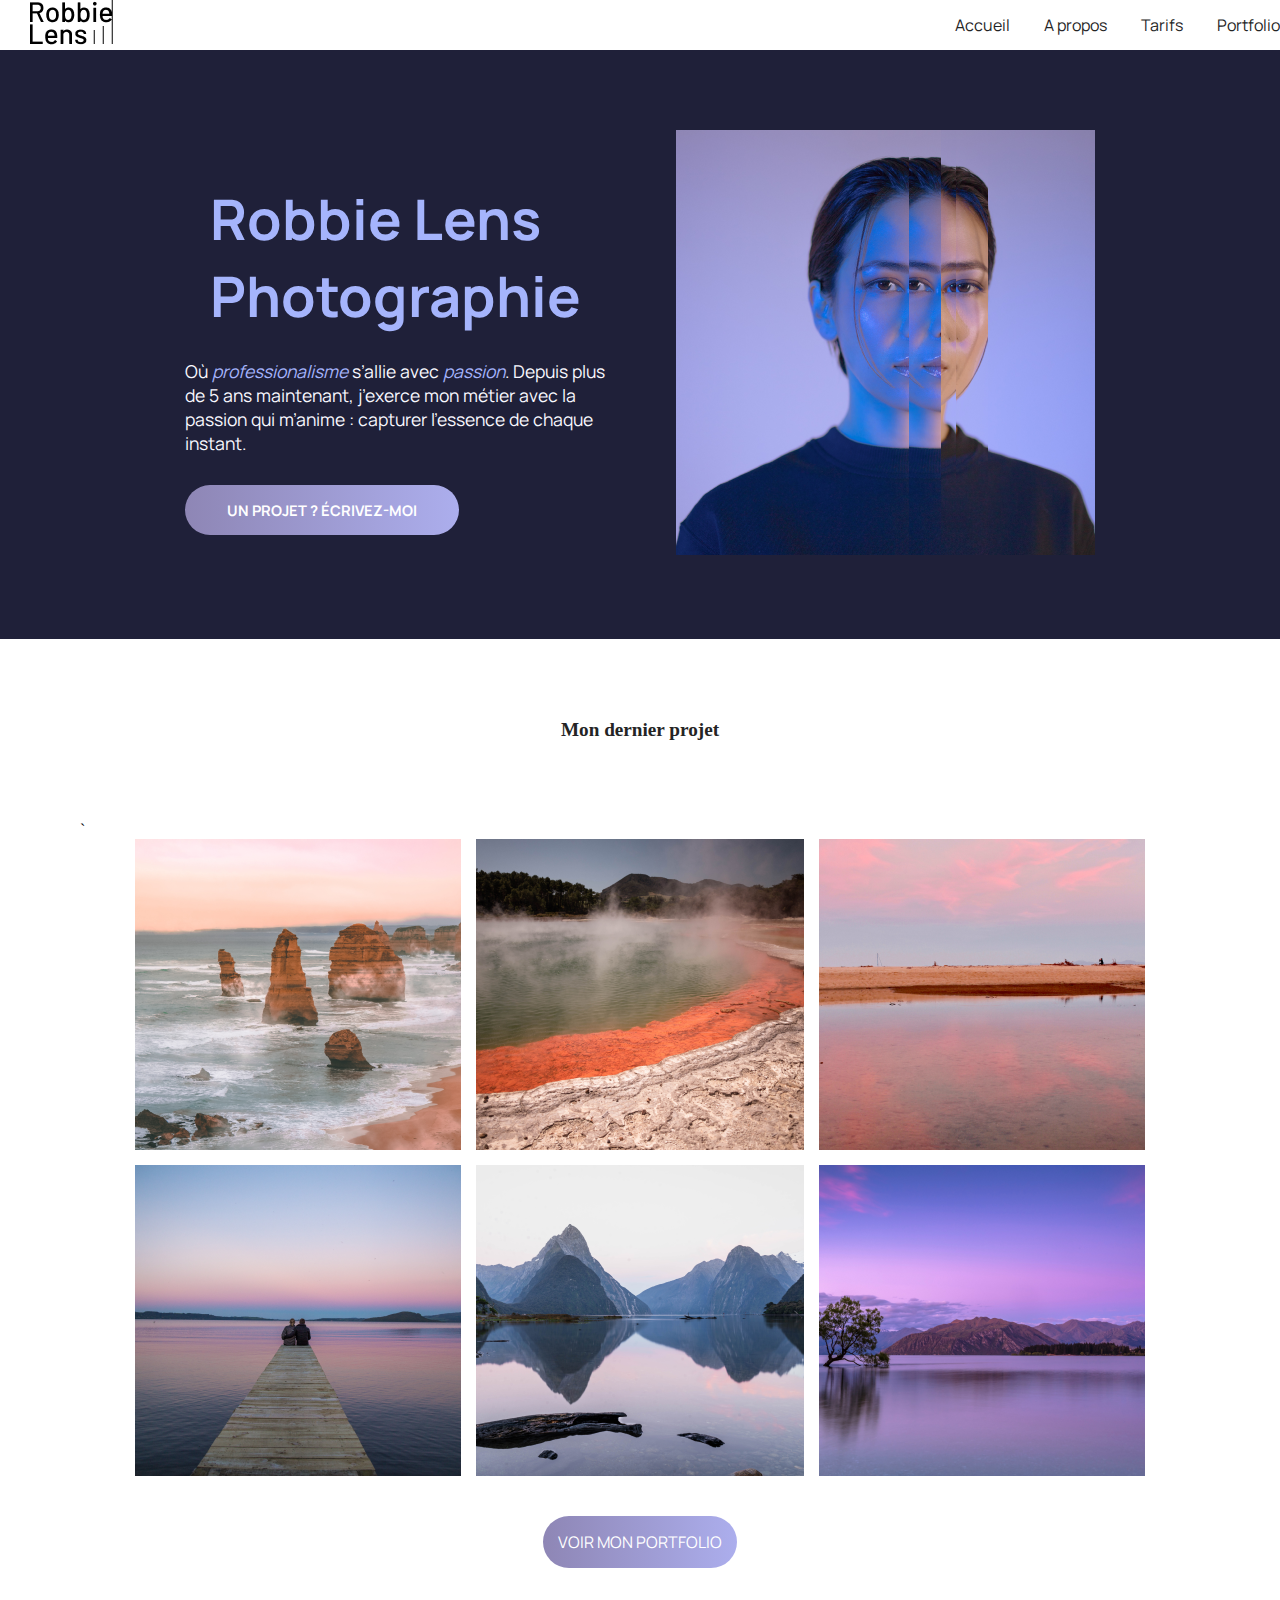
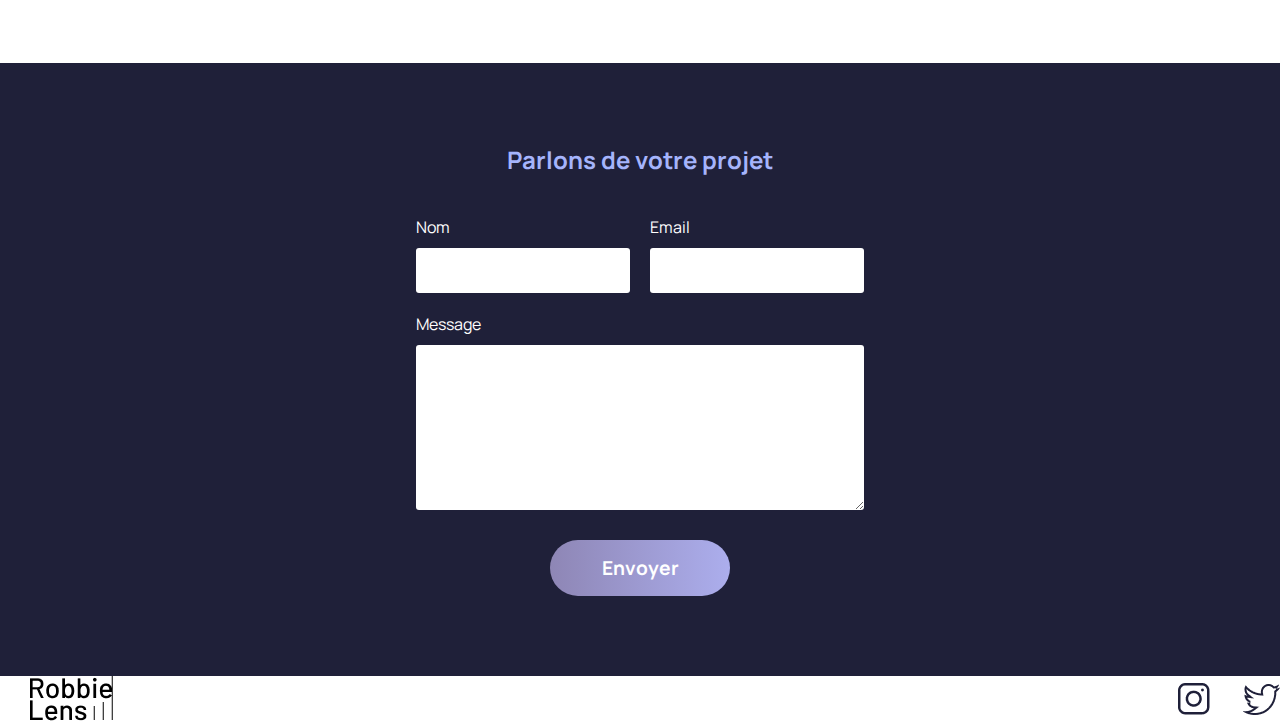
<file: index.html>
<!DOCTYPE html>
<html lang="fr">
    <head>
        <meta charset="utf-8">
        <title>Accueil – Robbie Lens Photographie</title>
        <link href="style/style.css" rel="stylesheet">
        <link href="style/index.css" rel="stylesheet">
        <link href="style/tarifs.css" rel="stylesheet">
        <link rel="preconnect" href="https://fonts.googleapis.com">
        <link rel="preconnect" href="https://fonts.gstatic.com" crossorigin>
        <link href="https://fonts.googleapis.com/css2?family=Montserrat:ital,wght@0,100..900;1,100..900&display=swap" rel="stylesheet">
        <link href="https://fonts.googleapis.com/css2?family=Manrope:wght@200..800&family=Montserrat:ital,wght@0,100..900;1,100..900&display=swap" rel="stylesheet">
        <meta name="viewport" content="width=device-width, initial-scale=1.0">
    </head>
    <body>
        <header>
            <nav>
                <div class="logo">
                    <a href="index.html"><img src="images/logo.png" alt="logo"></a>
                </div>
                <div class="lien_navigation">
                    <a href="index.html">Accueil</a>
                    <a href="a-propos.html">A propos</a>
                    <a href="tarifs.html">Tarifs</a>
                    <a href="portfolio.html">Portfolio</a>
                </div>
            </nav>
        </header>
        
        <main>
            <section class="section1_accueil">
                <div class="para_bouton">
                    <h1>Robbie Lens Photographie</h1>

                    <p>Où <em>professionalisme</em> s’allie avec <em>passion</em>. Depuis plus de 5 ans maintenant, j’exerce mon métier avec la passion
                    qui m’anime : capturer l’essence de chaque instant.</p>

                    <div>
                        <button class="bouton-ecrivezmoi"><a href="#formulaire">UN PROJET ? ÉCRIVEZ-MOI</a></button>
                    </div>
                </div>
                <div class="image_robbie">
                    <img src="images/robbie-lens.png" alt="image de Robbie Lens">
                </div>
            </section>

            <section class="accueil-photos">
                <h2>Mon dernier projet</h2>`
                <div>
                    <img src="images/accueil/element-1.png" alt="Twelve apostles - Australie" >
                    <img src="images/accueil/element-2.png" alt="Wai-O-Tapu - Nouvelle-Zélande" >
                    <img src="images/accueil/element-3.png" alt="Parc National d’Abel Tasman - Nouvelle-Zélande" >
                </div>
                <div>
                    <img src="images/accueil/element-4.png" alt="Lac Rotorua - Nouvelle-Zélande" >
                    <img src="images/accueil/element-5.png" alt="Milford Sound - Nouvelle-Zélande" >
                    <img src="images/accueil/element-6.png" alt="Lac Wanaka - Nouvelle-Zélande" >
                </div>
                <div class="bouton-portfolio">
                    <button class="fond_lien"><a href="portfolio.html">VOIR MON PORTFOLIO</a></button>
                 </div>
            </section>
                

            <section class="section-contact">
                <h2>Parlons de votre projet</h2>
                <form method="get" action="" id="formulaire">
                    <div class="form-nom-email">
                        <div class="form-column">
                            <label for="nom">Nom</label>
                            <input type="text" name="nom" id="nom">
                        </div>
                        <div class="form-column">
                            <label for="email">Email</label>
                            <input type="email" name="email" id="email">
                        </div>
                    </div>
                    <label for="message">Message</label>
                    <textarea name="message" id="message" rows="9"></textarea>
                    <input type="submit" value="Envoyer">
                </form>
            </section>

        </main>
        
        <footer>

                <a href="index.html"><img src="images/logo.png" alt="logo"></a>
                <div>
                    <a href="https://www.instagram.com/" target="_blank">
                        <img src="images/instagram.png" alt="Instagram">
                    </a>
                    <a target="_blank" href="https://twitter.com/">
                        <img src="images/twitter.png" alt="Logo Twitter" >
                    </a>
                </div>
        </footer>
        
    
    </body>
</html>
</file>
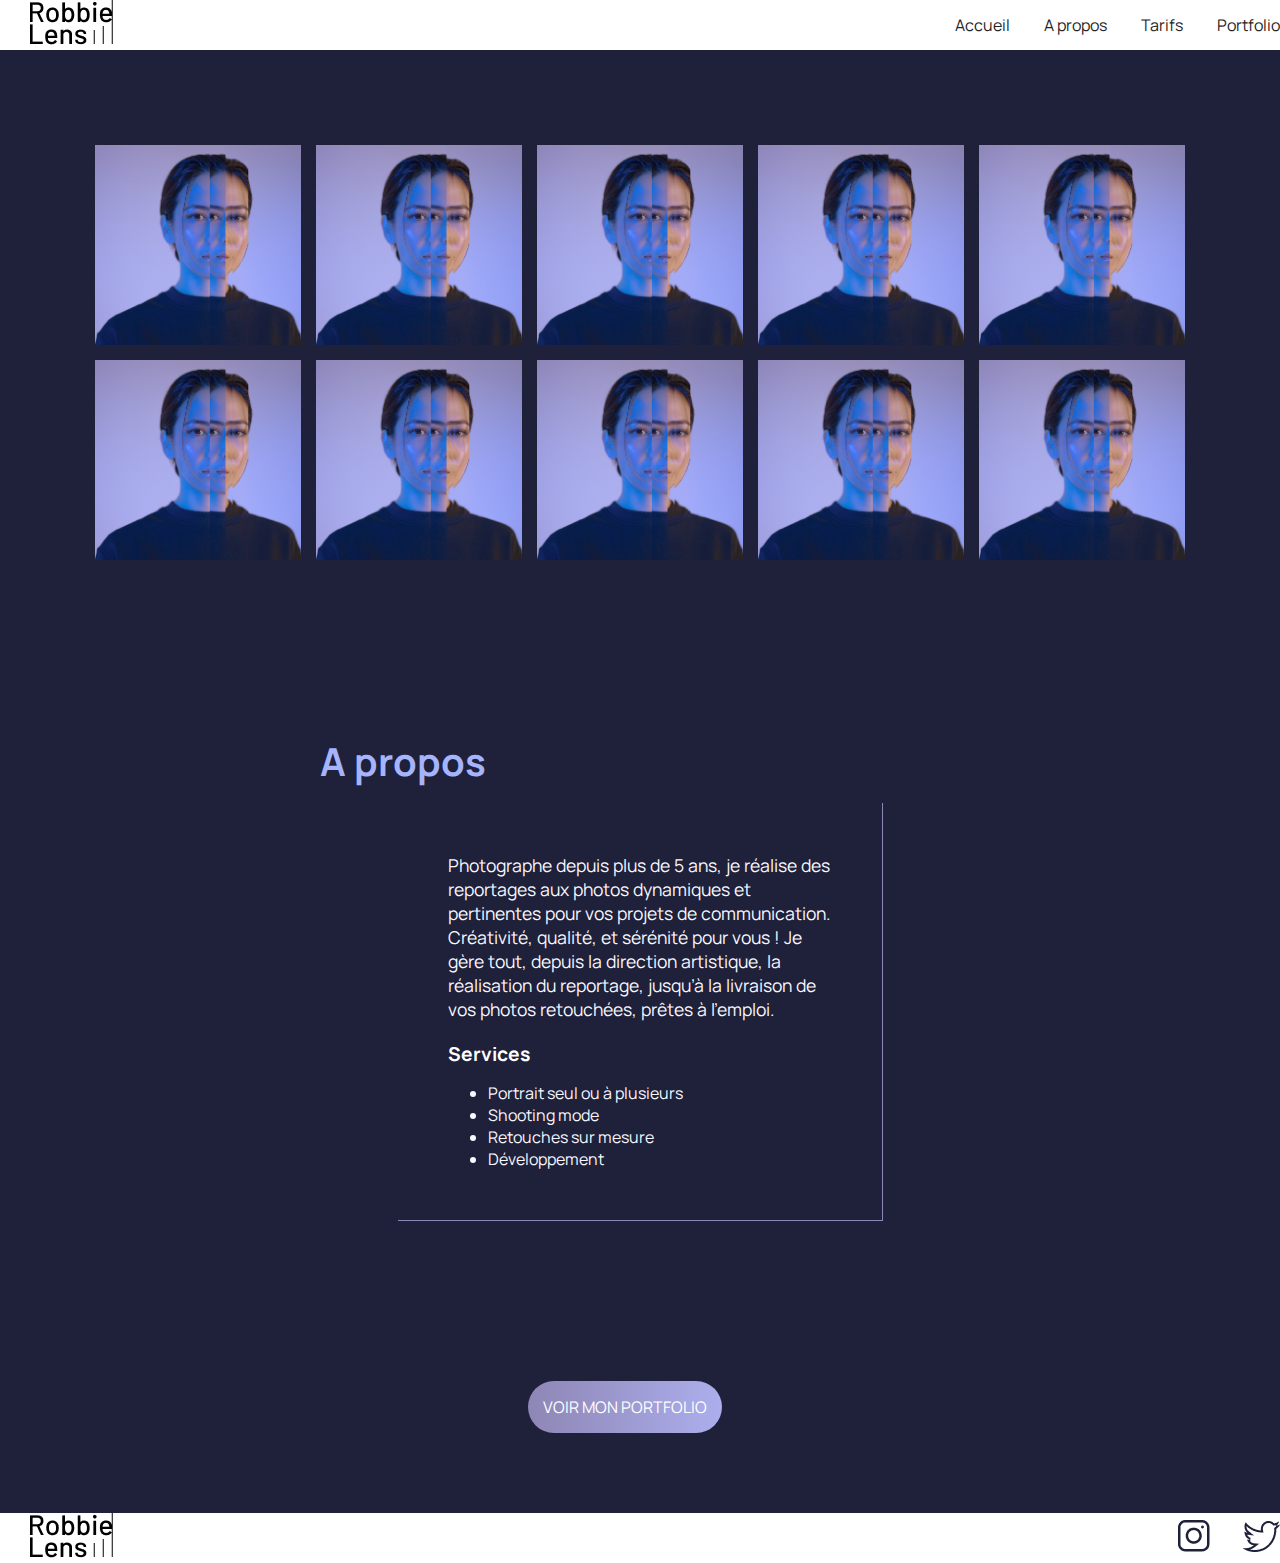
<file: a-propos.html>
<!DOCTYPE html>
<html lang="fr">
    <head>
        <meta charset="utf-8">
        <title>À propos de Robbie Lens</title>
        <link href="style/style.css" rel="stylesheet">
        <link href="style/a-propos.css" rel="stylesheet">
        <link href="style/tarifs.css" rel="stylesheet">
        <link rel="preconnect" href="https://fonts.googleapis.com">
        <link rel="preconnect" href="https://fonts.gstatic.com" crossorigin>
        <link href="https://fonts.googleapis.com/css2?family=Montserrat:ital,wght@0,100..900;1,100..900&display=swap" rel="stylesheet">
        <link href="https://fonts.googleapis.com/css2?family=Manrope:wght@200..800&family=Montserrat:ital,wght@0,100..900;1,100..900&display=swap" rel="stylesheet">
        <meta name="viewport" content="width=device-width, initial-scale=1.0">
    </head>
    <body>
        <header>
            <nav>
                <div class="logo">
                    <a href="index.html"><img src="images/logo.png" alt="logo"></a>
                </div>
                <div class="lien_navigation">
                    <a href="index.html">Accueil</a>
                    <a href="a-propos.html">A propos</a>
                    <a href="tarifs.html">Tarifs</a>
                    <a href="portfolio.html">Portfolio</a>
                </div>
            </nav>
        </header>

        <main>

            <section>
              <div class="grid-image-apropos" >
                <img src="images/robbie-lens.png">
                <img src="images/robbie-lens.png">
                <img src="images/robbie-lens.png">
                <img src="images/robbie-lens.png">
                <img src="images/robbie-lens.png">
                <img src="images/robbie-lens.png">
                <img src="images/robbie-lens.png">
                <img src="images/robbie-lens.png">
                <img src="images/robbie-lens.png">
                <img src="images/robbie-lens.png">
              </div>
            </section>

            <section class="contenu_a_propos">
                <h2>A propos</h2>
                <div class="contenu">
                    <p class="paragraphe-apropos">Photographe depuis plus de 5 ans, je réalise des reportages aux photos dynamiques et pertinentes pour vos projets de communication.
                    Créativité, qualité, et sérénité pour vous ! Je gère tout, depuis la direction artistique, la réalisation du reportage, 
                    jusqu’à la livraison de vos photos retouchées, prêtes à l’emploi.
                    </p>    

                    <h3 class="titre-liste">Services</h3>
                    <ul class="liste">
                        <li>Portrait seul ou à plusieurs</li>
                        <li>Shooting mode</li>
                        <li>Retouches sur mesure</li>
                        <li>Développement</li>
                    </ul>
                </div>
            </section>

            <section>
                <div class="bouton-portfolio">
                    <button class="fond_lien"><a href="portfolio.html">VOIR MON PORTFOLIO</a></button>
                 </div>
            </section>
        </main>
        
        <footer>
            <a href="index.html"><img src="images/logo.png" alt="logo"></a>
            <div>
                <a href="https://www.instagram.com/" target="_blank">
                    <img src="images/instagram.png" alt="Instagram">
                </a>
                <a target="_blank" href="https://twitter.com/">
                    <img src="images/twitter.png" alt="Logo Twitter" >
                </a>
            </div>
        </footer>
    </body>
</html>
</file>
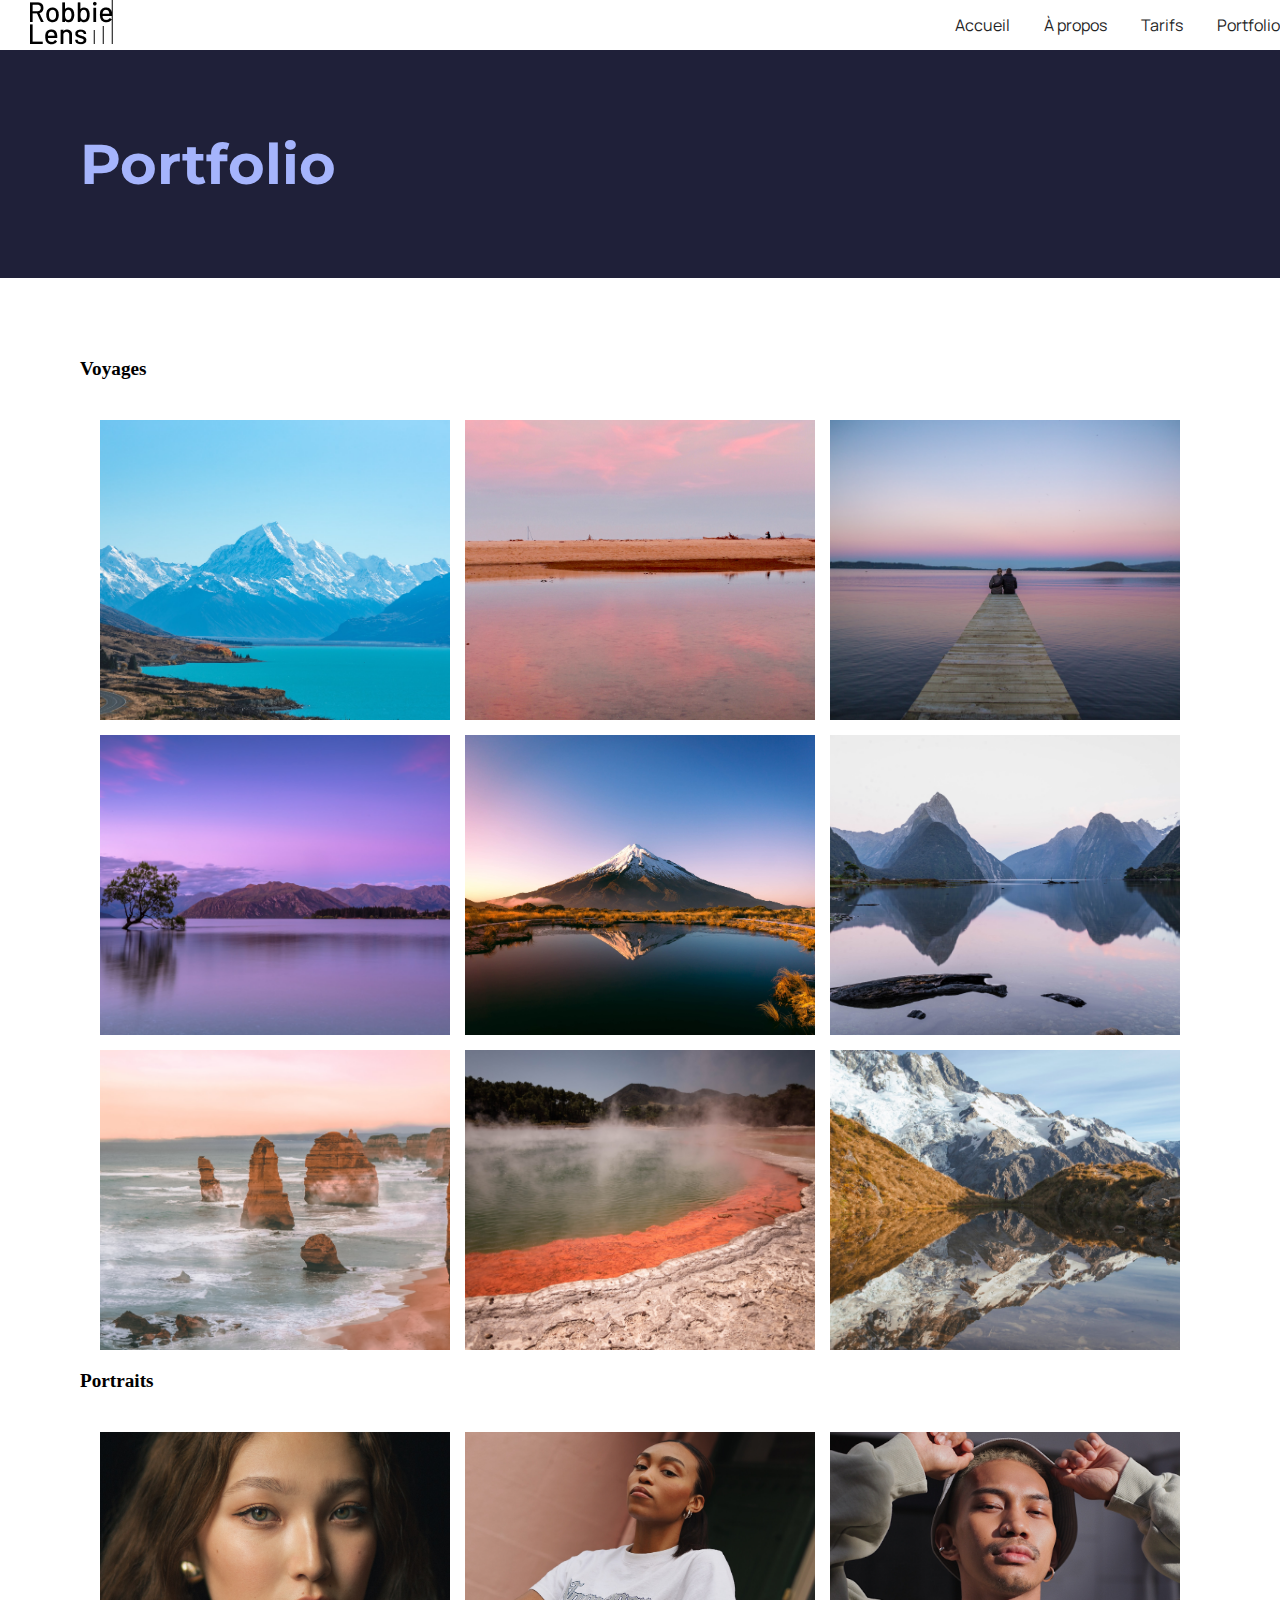
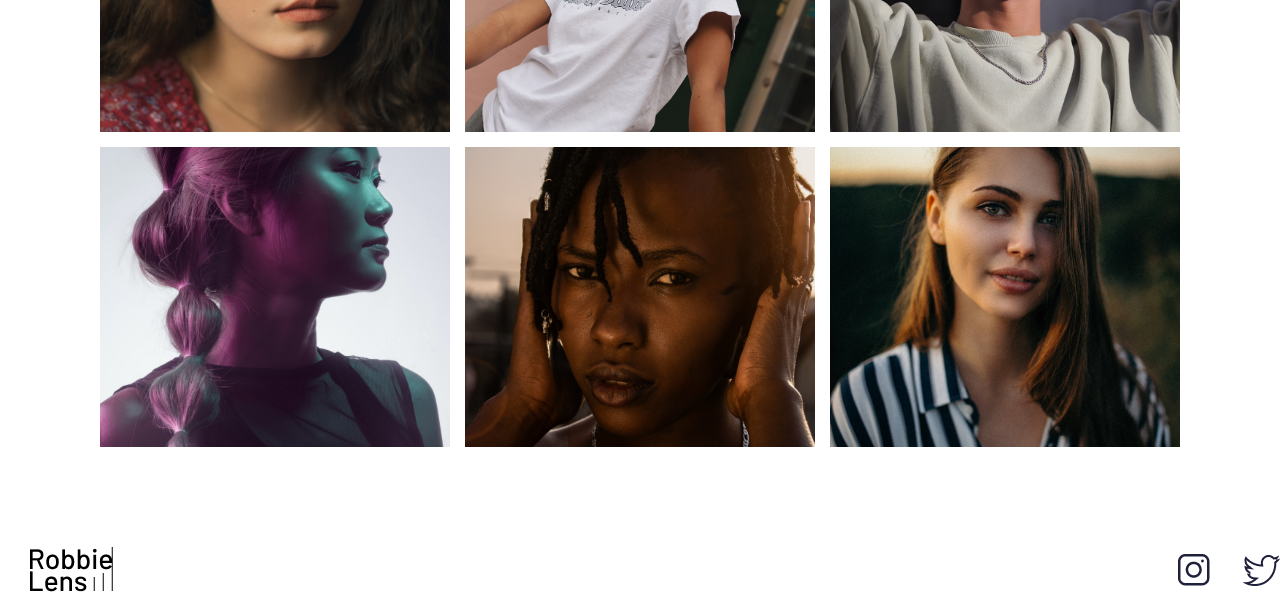
<file: portfolio.html>
<!DOCTYPE html>
<html lang="fr">

<head>
    <meta charset="utf-8" >
    <title>Portfolio - Robbie Lens Photographie</title>
    <link href="style/style.css" rel="stylesheet">
    <link href="style/portfolio.css" rel="stylesheet">
    <link href="style/tarifs.css" rel="stylesheet">
    <link rel="preconnect" href="https://fonts.googleapis.com">
    <link rel="preconnect" href="https://fonts.gstatic.com" crossorigin>
    <link href="https://fonts.googleapis.com/css2?family=Montserrat:ital,wght@0,100..900;1,100..900&display=swap" rel="stylesheet">
    <link href="https://fonts.googleapis.com/css2?family=Manrope:wght@200..800&family=Montserrat:ital,wght@0,100..900;1,100..900&display=swap" rel="stylesheet">
    <meta name="viewport" content="width=device-width, initial-scale=1.0">
</head>

<body>
    <header>
        <nav>
            <a href="index.html" class="lien-icone">
                <img src="images/logo.png" alt="Logo Robbie Lens" >
            </a>
            <div>
                <a href="index.html">Accueil</a>
                <a href="a-propos.html">À propos</a>
                <a href="tarifs.html">Tarifs</a>
                <a href="portfolio.html">Portfolio</a>
            </div>
        </nav>
    </header>
    <main>
        <section>
            <h1 class="titre-portfolio">Portfolio</h1>
        </section>
        <section class="portfolio-section-photos">
            <h2>Voyages</h2>
                <div class="grid-paysage">
                    <a href="images/portfolio/paysage1.jpg" class="lien-conteneur-photo">
                        <img src="images/portfolio/paysage1.jpg" alt="paysage1">
                        <div class="photo-hover">Voir la photo</div>
                    </a>       
                    <a href="images/portfolio/paysage2.jpg" class="lien-conteneur-photo">
                        <img src="images/portfolio/paysage2.jpg" alt="paysage2">
                        <div class="photo-hover">Voir la photo</div>
                    </a>    
                    <a href="images/portfolio/paysage3.jpg" class="lien-conteneur-photo">
                        <img src="images/portfolio/paysage3.jpg" alt="paysage3">
                        <div class="photo-hover">Voir la photo</div>
                    </a>
                    <a href="images/portfolio/paysage4.jpg" class="lien-conteneur-photo">
                        <img src="images/portfolio/paysage4.jpg" alt="paysage4">
                        <div class="photo-hover">Voir la photo</div>
                    </a>
                    <a href="images/portfolio/paysage5.jpg" class="lien-conteneur-photo">
                        <img src="images/portfolio/paysage5.jpg" alt="paysage5">
                        <div class="photo-hover">Voir la photo</div>
                    </a>
                    <a href="images/portfolio/paysage6.jpg" class="lien-conteneur-photo">
                        <img src="images/portfolio/paysage6.jpg" alt="paysage6">
                        <div class="photo-hover">Voir la photo</div>
                    </a>
                    <a href="images/portfolio/paysage7.jpg" class="lien-conteneur-photo">
                        <img src="images/portfolio/paysage7.jpg" alt="paysage7">
                        <div class="photo-hover">Voir la photo</div>
                    </a>
                    <a href="images/portfolio/paysage8.jpg" class="lien-conteneur-photo">
                        <img src="images/portfolio/paysage8.jpg" alt="paysage8">
                        <div class="photo-hover">Voir la photo</div>
                    </a>
                    <a href="images/portfolio/paysage9.jpg" class="lien-conteneur-photo">
                        <img src="images/portfolio/paysage9.jpg" alt="paysage9">
                        <div class="photo-hover">Voir la photo</div>
                    </a>
             </div>
            <h2>Portraits</h2>
             <div class="grid-portrait">
                    <a href="images/portfolio/portrait1.jpg" class="lien-conteneur-photo">
                        <img src="images/portfolio/portrait1.jpg" alt="portrait1">
                        <div class="photo-hover">Voir la photo</div>
                    </a>
                    <a href="images/portfolio/portrait2.jpg" class="lien-conteneur-photo">
                        <img src="images/portfolio/portrait2.jpg" alt="portrait2">
                        <div class="photo-hover">Voir la photo</div>
                    </a>
                    <a href="images/portfolio/portrait3.jpg" class="lien-conteneur-photo">
                        <img src="images/portfolio/portrait3.jpg" alt="portrait3">
                        <div class="photo-hover">Voir la photo</div>
                    </a>
                    <a href="images/portfolio/portrait4.jpg" class="lien-conteneur-photo">
                        <img src="images/portfolio/portrait4.jpg" alt="portrait4">
                        <div class="photo-hover">Voir la photo</div>
                    </a>
                    <a href="images/portfolio/portrait5.jpg" class="lien-conteneur-photo">
                        <img src="images/portfolio/portrait5.jpg" alt="portrait5">
                        <div class="photo-hover">Voir la photo</div>
                    </a>
                    <a href="images/portfolio/portrait6.jpg" class="lien-conteneur-photo">
                        <img src="images/portfolio/portrait6.jpg" alt="portrait6">
                        <div class="photo-hover">Voir la photo</div>
                    </a>
             </div>

        </section>
    </main>
    <footer>
        <a href="index.html">
            <img src="images/logo.png" alt="Logo Robbie Lens" >
        </a>
        <div>
            <a target="_blank" href="https://www.instagram.com/">
                <img src="images/instagram.png" alt="Logo Instagram" >
            </a>
            <a target="_blank" href="https://twitter.com/">
                <img src="images/twitter.png" alt="Logo Twitter" >
            </a>
        </div>
    </footer>
</body>

</html>
</file>
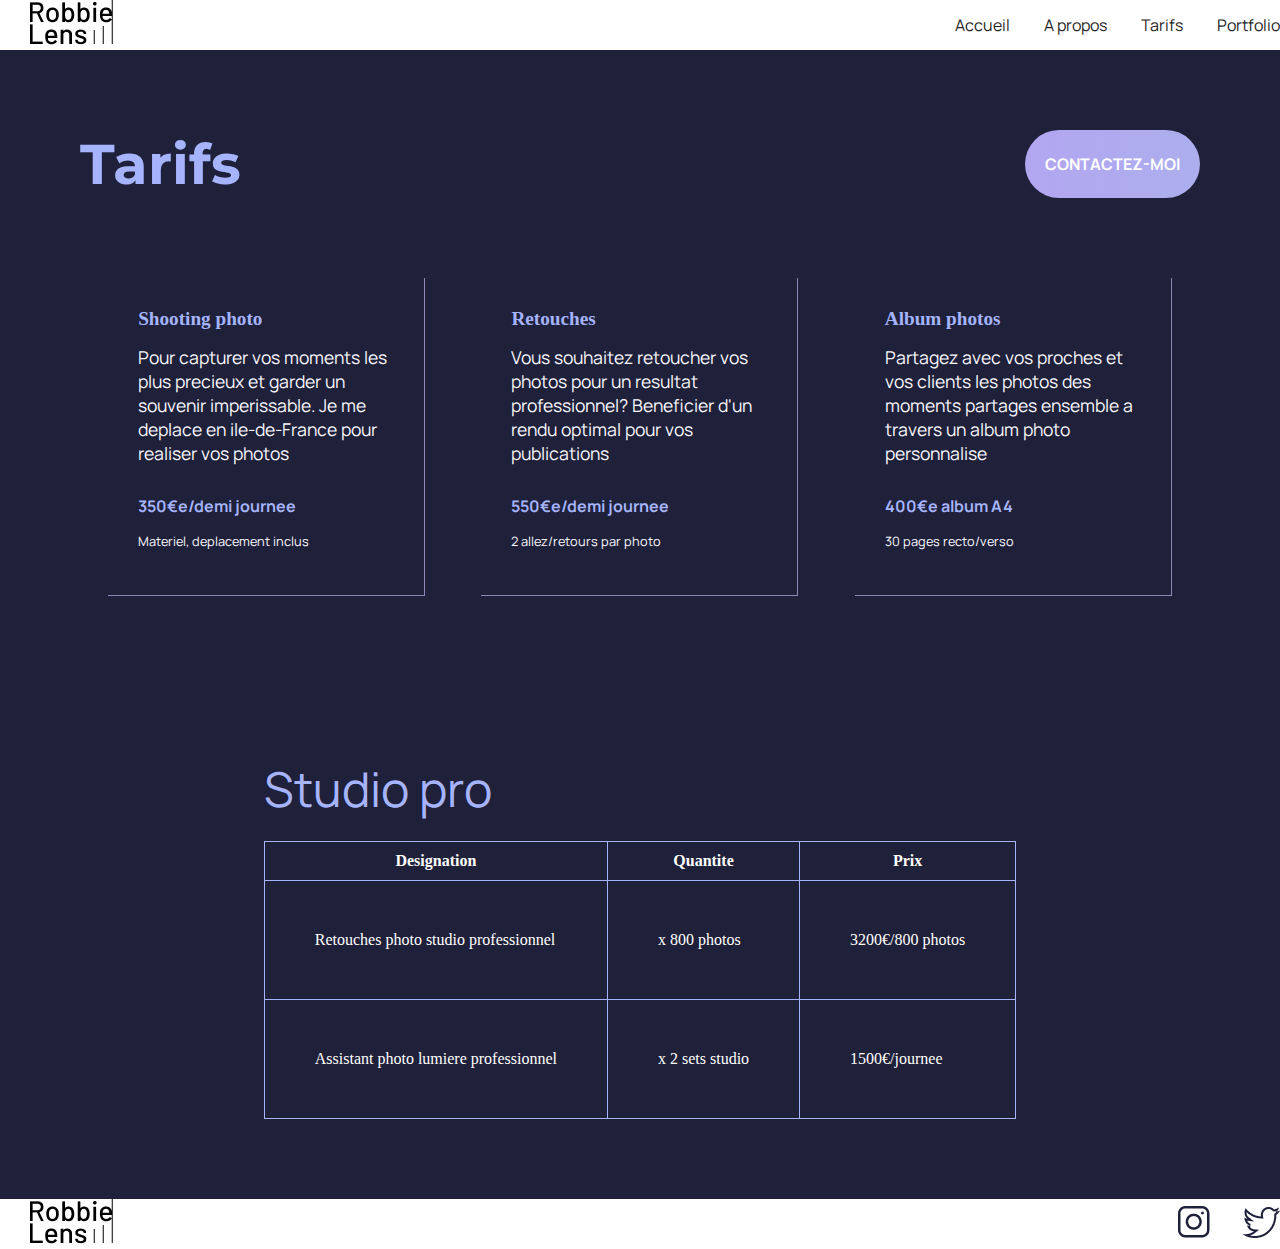
<file: tarifs.html>
<!DOCTYPE html>
<html lang="fr">
    <head>
        <meta charset="utf-8">
        <title>À propos de Robbie Lens</title>
        <link href="style/style.css" rel="stylesheet">
        <link href="style/tarifs.css" rel="stylesheet">
        <link href="style/tarifs.css" rel="stylesheet">
        <link rel="preconnect" href="https://fonts.googleapis.com">
        <link rel="preconnect" href="https://fonts.gstatic.com" crossorigin>
        <link href="https://fonts.googleapis.com/css2?family=Montserrat:ital,wght@0,100..900;1,100..900&display=swap" rel="stylesheet">
        <link href="https://fonts.googleapis.com/css2?family=Manrope:wght@200..800&family=Montserrat:ital,wght@0,100..900;1,100..900&display=swap" rel="stylesheet">
        <meta name="viewport" content="width=device-width, initial-scale=1.0">
    </head>
    <body>
        <header>
            <nav>
                <div class="logo">
                    <a href="index.html"><img src="images/logo.png" alt="logo"></a>
                </div>
                <div class="lien_navigation">
                    <a href="index.html">Accueil</a>
                    <a href="a-propos.html">A propos</a>
                    <a href="tarifs.html">Tarifs</a>
                    <a href="portfolio.html">Portfolio</a>
                </div>
            </nav>
        </header>

        <main>

            <section class="section-tarif">
                <div class="section-avec-bouton">
                    <h1>Tarifs</h1>
                    <button><a href="index.html#formulaire">CONTACTEZ-MOI</a></button>
                </div>
                <div class="section-sans-bouton">
                    <div class="tarif-shooting">
                        <h2>Shooting photo</h2>
                        <p class="paragraphe1">Pour capturer vos moments les plus precieux et garder un souvenir imperissable.
                           Je me deplace en ile-de-France pour realiser vos photos
                        </p>
                        <p class="paragraphe2">350€e/demi journee</p>
                        <p class="paragraphe3" >Materiel, deplacement inclus</p>
                    </div>
                    <div class="tarif-shooting">
                        <h2>Retouches</h2>
                        <p class="paragraphe1">Vous souhaitez retoucher vos photos pour un resultat professionnel?
                            Beneficier d'un rendu optimal pour vos publications
                        </p>
                        <p class="paragraphe2">550€e/demi journee</p>
                        <p class="paragraphe3">2 allez/retours par photo</p> 
                    </div>
                    <div class="tarif-shooting">
                        <h2>Album photos</h2>
                        <p class="paragraphe1">Partagez avec vos proches et vos clients les photos des moments partages ensemble
                            a travers un album photo personnalise
                        </p>
                        <p class="paragraphe2">400€e album A4</p>
                        <p class="paragraphe3">30 pages recto/verso</p>
                    </div>
                </div>
            </section>

            <section class="tableau">
                <table>
                    <caption>Studio pro</caption>
                    <tr>
                        <th>Designation</th>
                        <th>Quantite</th>
                        <th>Prix</th>
                    </tr>
                    <tr>
                        <td>Retouches photo studio professionnel</td>
                        <td>x 800 photos</td>
                        <td>3200€/800 photos</td>
                    </tr>
                    <tr>
                        <td>Assistant photo lumiere professionnel</td>
                        <td>x 2 sets studio</td>
                        <td>1500€/journee</td>
                    </tr>
                </table>
            </section>
        </main>
        
        <footer>

            <a href="index.html"><img src="images/logo.png" alt="logo"></a>
            <div>
                <a href="https://www.instagram.com/" target="_blank">
                    <img src="images/instagram.png" alt="Instagram">
                </a>
                <a target="_blank" href="https://twitter.com/">
                    <img src="images/twitter.png" alt="Logo Twitter" >
                </a>
            </div>
        </footer>
    </body>
</html>
</file>
<file: style/style.css>
* {
    margin: 0;
}

a {
    color: black;
}

em {
    color: #A5B4FC;
}

h1 {
    font-size: 3.5em;
    color: #A5B4FC;
    font-family: Montserrat;
}

p {
    font-size: 1.1em;
    font-family: Manrope;
}

ul {
    font-size: 1em;
    font-family: Manrope;
}

a {
    text-decoration: none;
    font-size: 1em;
    font-family: Manrope;
}

nav, footer {
    background-color: white;
}

nav a {
    color: #242424;
}

nav a img:hover {
    opacity: 0.5;
}

footer a {
    color: #242424;
}

footer a:hover {
    opacity: 0.5;
}

p, ul, h2 {
    color: #F9F8FF;
}

.fond_lien {
    background: linear-gradient(90deg, #8E86B5,#ACAEED);
    font-family: Manrope;
    color: white;
    border-radius: 50px;
    display: inline-block;
}

.fond_lien:hover {
    background: linear-gradient(#696484, #8788BA);
    text-decoration: none;
}

.contenu {
    border-right: 1px #8e86b5 solid;
    border-bottom: 1px #8e86b5 solid;
    padding: 50px;
}

.contenu {
    width: 60%;
    margin: auto;
}

.contenu h2 {
    margin-top: 20px;
    margin-bottom: 20px;
}

a:hover {
    text-decoration: underline;
}

body {
    background-color: #1F2039;
}

header, footer {
    padding: "20px, 50px, 20px, 50px";
}

section {
    padding: 80px;
}

nav, footer {
    display: flex;
    justify-content: space-between;
    align-items: center;
}

nav a, footer a {
    margin-left: 30px;
  }

.section1_accueil {
    display: flex;
    flex-direction: row;
    width: 50%;
    align-items: center;
    margin: auto;
}

.accueil-photos {
    background-color: white;
    padding: 80px;
  }

  .accueil-photos h2 {
    color: #242424;
    text-align: center;
    margin-bottom: 80px;
  }

  .accueil-photos div {
    display: flex;
    flex-direction: row;
    gap: 15px;
    justify-content: center;
    margin-bottom: 15px;
  }

  .grid-paysage {
    display: grid;
    grid-template-columns: 1fr 1fr 1fr;
    grid-template-rows: 300px 300px 300px ;
    gap: 15px;
  }

  .grid-portrait {
    display: grid;
    grid-template-columns: 1fr 1fr 1fr;
    grid-template-rows: 300px 300px;
    gap: 15px;
  }

  .grid-paysage img,
  .grid-portrait img {
  width: 100%;
  height: 100%;
  object-fit: cover;
}

.lien-conteneur-photo {
    position: relative;
}

.photo-hover {
    position: absolute;
    top: 0;
    left: 0;
    right: 0;
    bottom: 0;
    display: flex;
    align-items: center;
    justify-content: center;
    font-size: 1.5em;
    color: white;
    background-color: rgba(0, 0, 0, 0.7);
    display: none;
}

.lien-conteneur-photo:hover .photo-hover {
    display: flex;
  }

  @media screen and (max-width: 996px) {
    header nav {
      display: flex;  
      flex-direction: column;
      align-items: center;
      justify-content: center;
    }
  
    header nav img {
      margin-bottom: 20px ;
    }
  
    footer {
      padding: 20px 20px;
    }
  
    h1 {
      font-size: 2em;
    }
  
    section {
      padding: 50px 20px 50px 20px;
    }
  
  }
</file>
<file: style/index.css>
p, ul, h2 {
    color: #F9F8FF;
}

.fond_lien {
    background: linear-gradient(90deg, #8E86B5,#ACAEED);
    font-family: Manrope;
    color: white;
    border-radius: 50px;
    display: inline-block;
}

.fond_lien:hover {
    background: linear-gradient(#696484, #8788BA);
    text-decoration: none;
}

a:hover {
    text-decoration: underline;
}

section {
    padding: 80px;
}

.section1_accueil {
    display: flex;
    flex-direction: row;
    width: 60%;
    justify-content: center;
    gap: 70px;
}

.para_bouton h1 {
    font-family: Manrope;
    padding: 25px;
}

.bouton-ecrivezmoi {
    border: none;
    background: linear-gradient(90deg, #8E86B5,#ACAEED);
    border-radius: 50px;
    padding: 15px;
    width: 65%;
    margin-top: 30px;
}

.bouton-ecrivezmoi a {
    color: white;
    text-decoration: none;
    font-weight: bold;
    font-size: 1.1em;
}

.fond_lien {
    background: linear-gradient(90deg, #8E86B5,#ACAEED);
    color: white;
    border-radius: 50px;
    border: none;
    padding: 15px;

}

.bouton-portfolio {
    text-align: center;
    background-color: white;
    margin-top: 40px;
}

.bouton-portfolio .fond_lien a {
    text-decoration: none;
    color: white;
    font-family: Manrope;
    font-size: 1.2em;
}

.accueil-photos {
    background-color: white;
    padding: 80px;
  }

  .accueil-photos h2 {
    color: #242424;
    text-align: center;
    margin-bottom: 80px;
  }

  .accueil-photos div {
    display: flex;
    flex-direction: row;
    gap: 15px;
    justify-content: center;
    margin-bottom: 15px;
  }

  .section-contact h2 {
    font-family: Manrope;
    color: #a5b4fc;
    text-align: center;
    margin-bottom: 40px;
    font-size: 1.5em;
  }

  .section-contact label {
    font-family: Manrope;
  }

  .section-contact textarea {
    height: 60%;
  }
  
  form {
    display: flex;
    flex-direction: column;
    width: 40%;
    margin: auto;
    color: white;
  }
  
  .form-nom-email {
    display: flex;
    flex-direction: row;
    gap: 20px;
  }
  
  .form-column {
    flex: 1;
    display: flex;
    flex-direction: column;
    margin-bottom: 20px;
  }
  
  input,
  textarea {
    padding: 15px;
    border-radius: 3px;
    border: none;
  }
  
  label {
    margin-bottom: 10px;
  }
  
  input[type='submit'] {
    width: 40%;
    margin: auto;
    margin-top: 30px;
    background: linear-gradient(90deg, #8E86B5,#ACAEED);
    color: white;
    font-family: Manrope;
    font-size: 1.2em;
    font-weight: bold;
    border-radius: 50px;
    padding: 15px;
  } 
  
  @media screen and (max-width: 996px) {
    .section1_accueil {
      flex-direction: column;
      align-items: center;
      justify-content: center;
    
    }
  
    .section1_accueil div {
      padding-right: 0;
      text-align: center;
      order: 2;
    }
  
    .section1_accueil img {
      order: 1;
      margin-bottom: 20px;
      width: 100%;
    }
  
    .accueil-photos {
      padding: 20px;
    }
  
    .accueil-photos div {
      flex-direction: column;
    }
  
    .section-contact {
      padding: 50px 20px;
    }

    form {
        display: flex;
        flex-direction: column;
        width: 70%;
        margin: auto;
        color: white;
      }
  
    .form-nom-email {
      flex-direction: column;
      gap: 0;
    }

  }
</file>
<file: style/tarifs.css>
table {
    color: white;
    border-collapse: collapse;
    margin: auto;
}

caption {
    font-size: 3em;
    text-align: left;
    font-family: manrope;
    color: #A5B4FC;
    margin-bottom: 20px;
}

th {
    border: 1px solid #a5b4fc;
    padding: 10px;
}

td {
    border: 1px solid #a5b4fc;
    padding: 50px;
}

.section-avec-bouton {
    display: flex;
    flex-direction: row;
    justify-content: space-between;
}

.section-avec-bouton button a {
    text-decoration: none;
    color: white;
    font-family: manrope;
    font-weight: bold;
    font-size: 1.2em;
}

.section-avec-bouton button {
    background: linear-gradient(90deg, #b2a6f1,#ACAEED);
    border: none;
    padding: 20px;
    border-radius: 60px;
}

.section-sans-bouton {
    display: flex;
    flex-direction: row;
    justify-content: space-around;
    align-items: center;
    margin-top: 80px;
}

.tarif-shooting {
    border-right: 1px #8e86b5 solid;
    border-bottom: 1px #8e86b5 solid;
    width: 16em;
    padding: 30px;
}

h2 {
    color: #A5B4FC;
    font-size: 1.2em;
    margin-bottom: 15px;
    font-size: manrope;
    left: 0;
}

.paragraphe1 {
    font-family: manrope;
    margin-bottom: 30px;
}

.paragraphe2 {
    color: #A5B4FC; 
    font-family: manrope;
    font-weight: bold;
    margin-bottom: 15px;
    font-size: 1em;
}

.paragraphe3 {
    font-size: 0.8em;
    margin-bottom: 15px;
}

@media screen and (max-width: 996px) {
    .section-avec-bouton {
        display: flex;
        flex-direction: column;
        justify-content: center;
        align-items: center;
    }

    .section-sans-bouton {
        display: flex;
        flex-direction: column;
        justify-content: center;
        align-items: center;
        gap: 40px;
    }

 table {
    display: none;
 }

    
}
</file>
<file: style/a-propos.css>
* {
    margin: 0;
}

a {
    color: black;
}

em {
    color: #A5B4FC;
}

h1 {
    font-size: 3.5em;
    color: #A5B4FC;
    font-family: Montserrat;
}

p {
    font-size: 1.1em;
    font-family: Manrope;
}

ul {
    font-size: 1em;
    font-family: Manrope;
}

a {
    text-decoration: none;
    font-size: 1em;
    font-family: Manrope;
}

nav, footer {
    background-color: white;
}

nav a {
    color: #242424;
}

nav a img:hover {
    opacity: 0.5;
}

footer a {
    color: #242424;
}

footer a:hover {
    opacity: 0.5;
}

p, ul, h2 {
    color: #F9F8FF;
}

.fond_lien {
    background: linear-gradient(90deg, #8E86B5,#ACAEED);
    color: white;
    border-radius: 50px;
    border: none;
    padding: 15px;

}

.bouton-portfolio {
    width: 20%;
    margin: auto;
}

.bouton-portfolio .fond_lien a {
    text-decoration: none;
    color: white;
    font-family: Manrope;
    font-size: 1.2em;
}


.fond_lien:hover {
    background: linear-gradient(#696484, #8788BA);
    text-decoration: none;
}

.contenu {
    border-right: 1px #8e86b5 solid;
    border-bottom: 1px #8e86b5 solid;
    padding: 50px;
}

.contenu_a_propos {
    width: 50%;
    margin: auto;
}

.contenu h2 {
    margin-top: 20px;
    margin-bottom: 20px;
}

a:hover {
    text-decoration: underline;
}

body {
    background-color: #1F2039;
}

header, footer {
    padding: "20px, 50px, 20px, 50px";
}

section {
    padding: 80px;
}

nav, footer {
    display: flex;
    justify-content: space-between;
    align-items: center;
}

nav a {
    margin-left: 30px;
  }

table {
    color: white;
    border-collapse: collapse;
    margin: auto;
}

caption {
    padding: 50px;
    font-size: 25px;
}

th {
    border: 1px solid #a5b4fc;
    padding: 10px;
}

td {
    border: 1px solid #a5b4fc;
    padding: 50px;
}

.grid-image-apropos {
    display: grid;
    grid-template-columns: 1fr 1fr 1fr 1fr 1fr;
    grid-template-rows: 200px 200px;
    gap: 15px;
    padding: 15px;
}

.grid-image-apropos img {
  width: 100%;
  height: 100%;
  object-fit: cover;
}

.contenu_a_propos h2 {
    font-family: manrope;
    font-size: 2.4em;

}

.paragraphe-apropos {
    font-family: manrope;
    margin-bottom: 20px;
}

.titre-liste {
    font-family: manrope;
    font-size: 1.2em;
    color: white;
    margin-bottom: 15px;
}

.liste ul li {
    font-family: manrope;
}

@media screen and (max-width: 996px) {
    .grid-image-apropos {
        display: grid;
        grid-template-columns: 1fr;
        grid-template-rows: 200px 200px 200px 200px 200px 200px 200px 200px 200px 200px;
        gap: 15px;
        padding: 15px;
    }

    .bouton-portfolio {
        width: 100%;
        text-align: center;
    }

   .contenu_a_propos h2 {
        text-align: center;
    
    }

    .contenu .paragraphe-apropos {
        text-align: center;
    }
  }
</file>
<file: style/portfolio.css>
p, ul, h2 {
    color: #F9F8FF;
}

a:hover {
    text-decoration: underline;
}

section {
    padding: 80px;
}    

  .grid-paysage {
    display: grid;
    grid-template-columns: 1fr 1fr 1fr;
    grid-template-rows: 300px 300px 300px ;
    gap: 15px;
    padding: 20px;
  }

  .grid-portrait {
    display: grid;
    grid-template-columns: 1fr 1fr 1fr;
    grid-template-rows: 300px 300px;
    gap: 15px;
    padding: 20px;
  }

  .grid-paysage img,
  .grid-portrait img {
  width: 100%;
  height: 100%;
  object-fit: cover;
}

.lien-conteneur-photo {
    position: relative;
}

.photo-hover {
    position: absolute;
    top: 0;
    left: 0;
    right: 0;
    bottom: 0;
    display: flex;
    align-items: center;
    justify-content: center;
    font-size: 1.5em;
    color: white;
    background-color: rgba(0, 0, 0, 0.7);
    display: none;
}

.lien-conteneur-photo:hover .photo-hover {
    display: flex;
  }

.portfolio-section-photos {
    background-color: white;
} 

.portfolio-section-photos h2 {
    color: black;
    margin-bottom: 20px;
}

@media screen and (max-width: 996px) {
    .grid-paysage {
      grid-template-columns: 1fr;
      gap: 15px;
    }
  
    .grid-portrait {
      grid-template-columns: 1fr;
      gap: 15px;
    }

    .titre-portfolio {
        text-align: center;
    }
}
</file>
